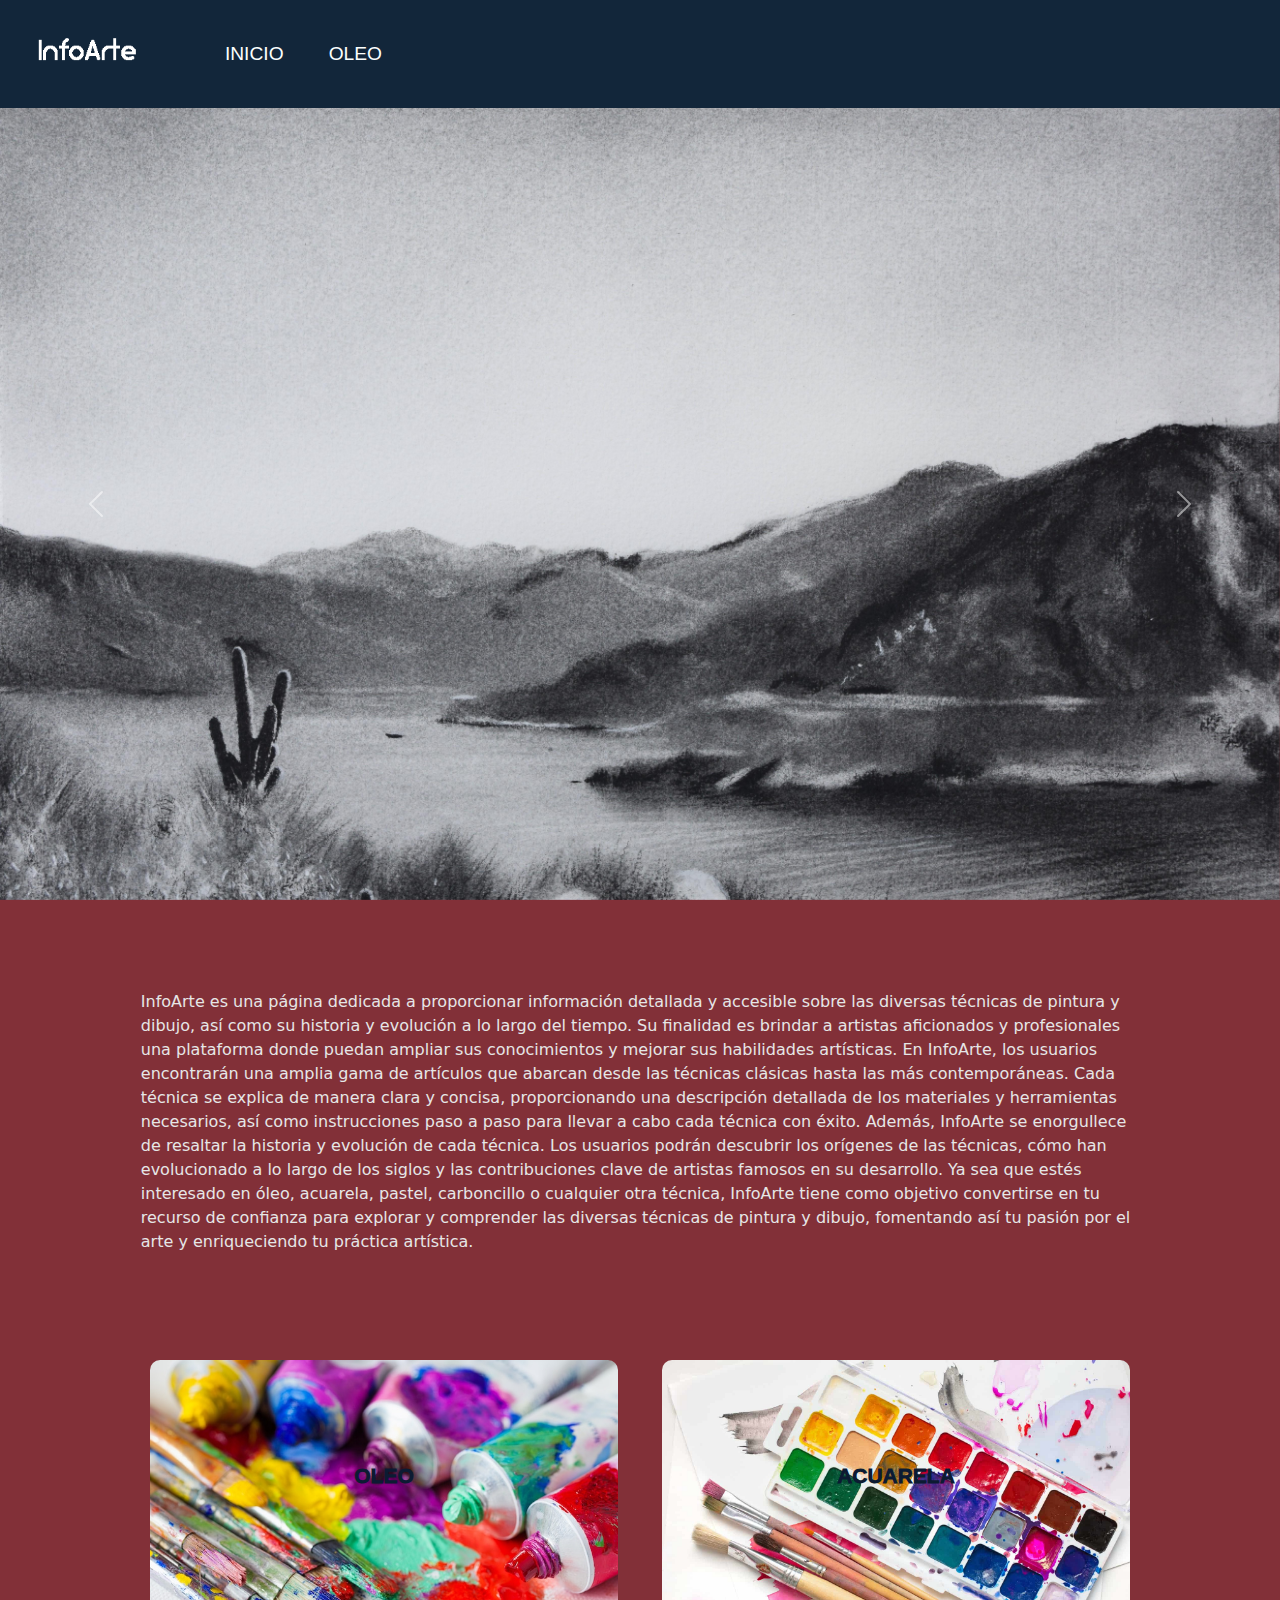
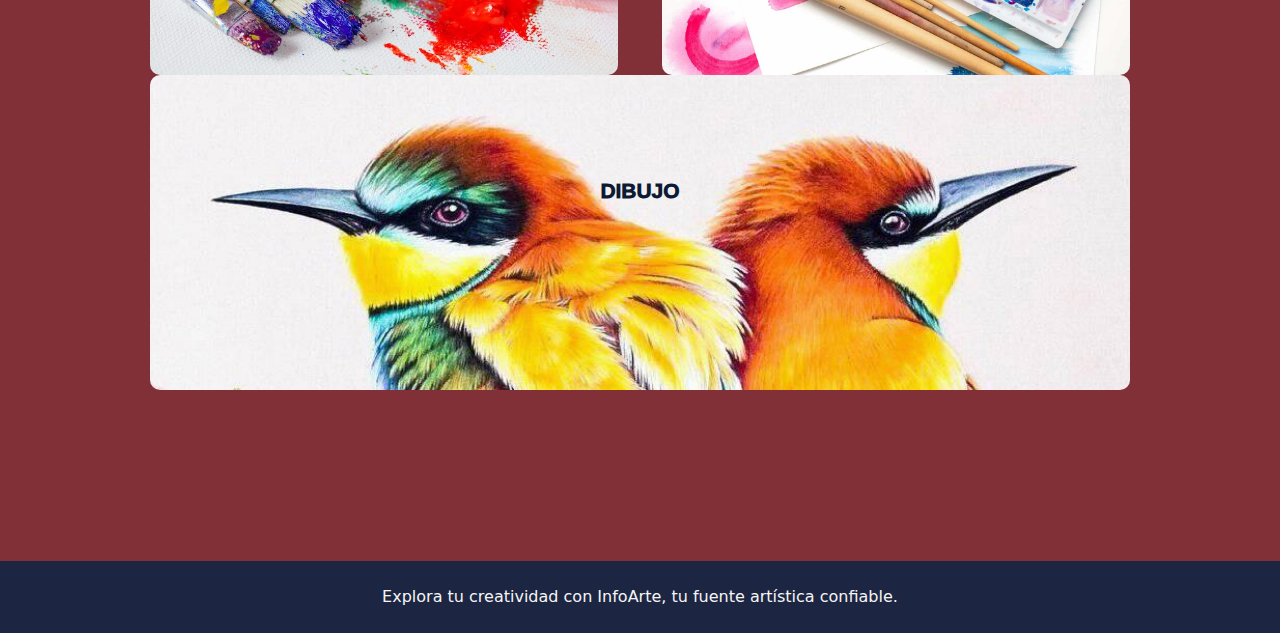
<file: index.html>
<!DOCTYPE html>
<html lang="en">
<head>
    <meta charset="UTF-8">
    <meta http-equiv="X-UA-Compatible" content="IE=edge">
    <meta name="viewport" content="width=device-width, initial-scale=1">
    <title>Diseño</title>
    <link href="./css/bootstrap.min.css" rel="stylesheet">

    <link rel="stylesheet" href="style.css">



</head>
<body>

    <nav>
        
        <div class="menu">
            <img src="./logo.png" class="logo">
            <ul>
                <li><a href="./index.html">INICIO</a></li>
                <li><a href="./info.html">OLEO</a></li>
               
            </ul>
            
            
            </div>
    </nav>
    
    <main>
        
    <section class="carousel">
        <div id="carouselExampleControls" class="carousel slide" data-bs-ride="carousel">
            <div class="carousel-inner">

              <div class="carousel-item active" >
                <img src="carbon.jpg" class="d-block w-100" alt="...">
              </div>
              
              <div class="carousel-item">
                <img src="oleo2.jpg" class="d-block w-100" alt="..." id="oleo">
              </div>
              
            </div>
            <button class="carousel-control-prev" type="button" data-bs-target="#carouselExampleControls" data-bs-slide="prev">
              <span class="carousel-control-prev-icon" aria-hidden="true"></span>
              <span class="visually-hidden">Anterior</span>
            </button>
            <button class="carousel-control-next" type="button" data-bs-target="#carouselExampleControls" data-bs-slide="next">
              <span class="carousel-control-next-icon" aria-hidden="true"></span>
              <span class="visually-hidden">Siguiente</span>
            </button>
          </div>
     </section>

     <section class="texto">
        <p>
          InfoArte es una página dedicada a proporcionar información detallada y accesible sobre las diversas técnicas de pintura y dibujo, así como su historia y evolución a lo largo del tiempo. Su finalidad es brindar a artistas aficionados y profesionales una plataforma donde puedan ampliar sus conocimientos y mejorar sus habilidades artísticas.
          
          En InfoArte, los usuarios encontrarán una amplia gama de artículos que abarcan desde las técnicas clásicas hasta las más contemporáneas. Cada técnica se explica de manera clara y concisa, proporcionando una descripción detallada de los materiales y herramientas necesarios, así como instrucciones paso a paso para llevar a cabo cada técnica con éxito.
          
          Además, InfoArte se enorgullece de resaltar la historia y evolución de cada técnica. Los usuarios podrán descubrir los orígenes de las técnicas, cómo han evolucionado a lo largo de los siglos y las contribuciones clave de artistas famosos en su desarrollo.
          
          Ya sea que estés interesado en óleo, acuarela, pastel, carboncillo o cualquier otra técnica, InfoArte tiene como objetivo convertirse en tu recurso de confianza para explorar y comprender las diversas técnicas de pintura y dibujo, fomentando así tu pasión por el arte y enriqueciendo tu práctica artística.</p>
    </section> 

     <div class="container" id="cajas">
       <div class="row">
       <div class="col-md" id="cajita1">
             <a href="info.html"><p>OLEO</p></a>
            </div>

            <div class="col-md" id="cajita2">
                <a href="info2.html"><p>ACUARELA</p></a>

            </div>

            <div class="col-md" id="cajita3">
                <a href="info3.html"><p>DIBUJO</p></a>

            </div>
        </div>
        </div>
    
    

    </section>
    </main>

    <footer>
        <div class="footer">
            <p>Explora tu creatividad con InfoArte, tu fuente artística confiable.
            </p>
        </div>
    </footer>
<script src="./js/bootstrap.min.js"></script>
</body>
</html>
</file>
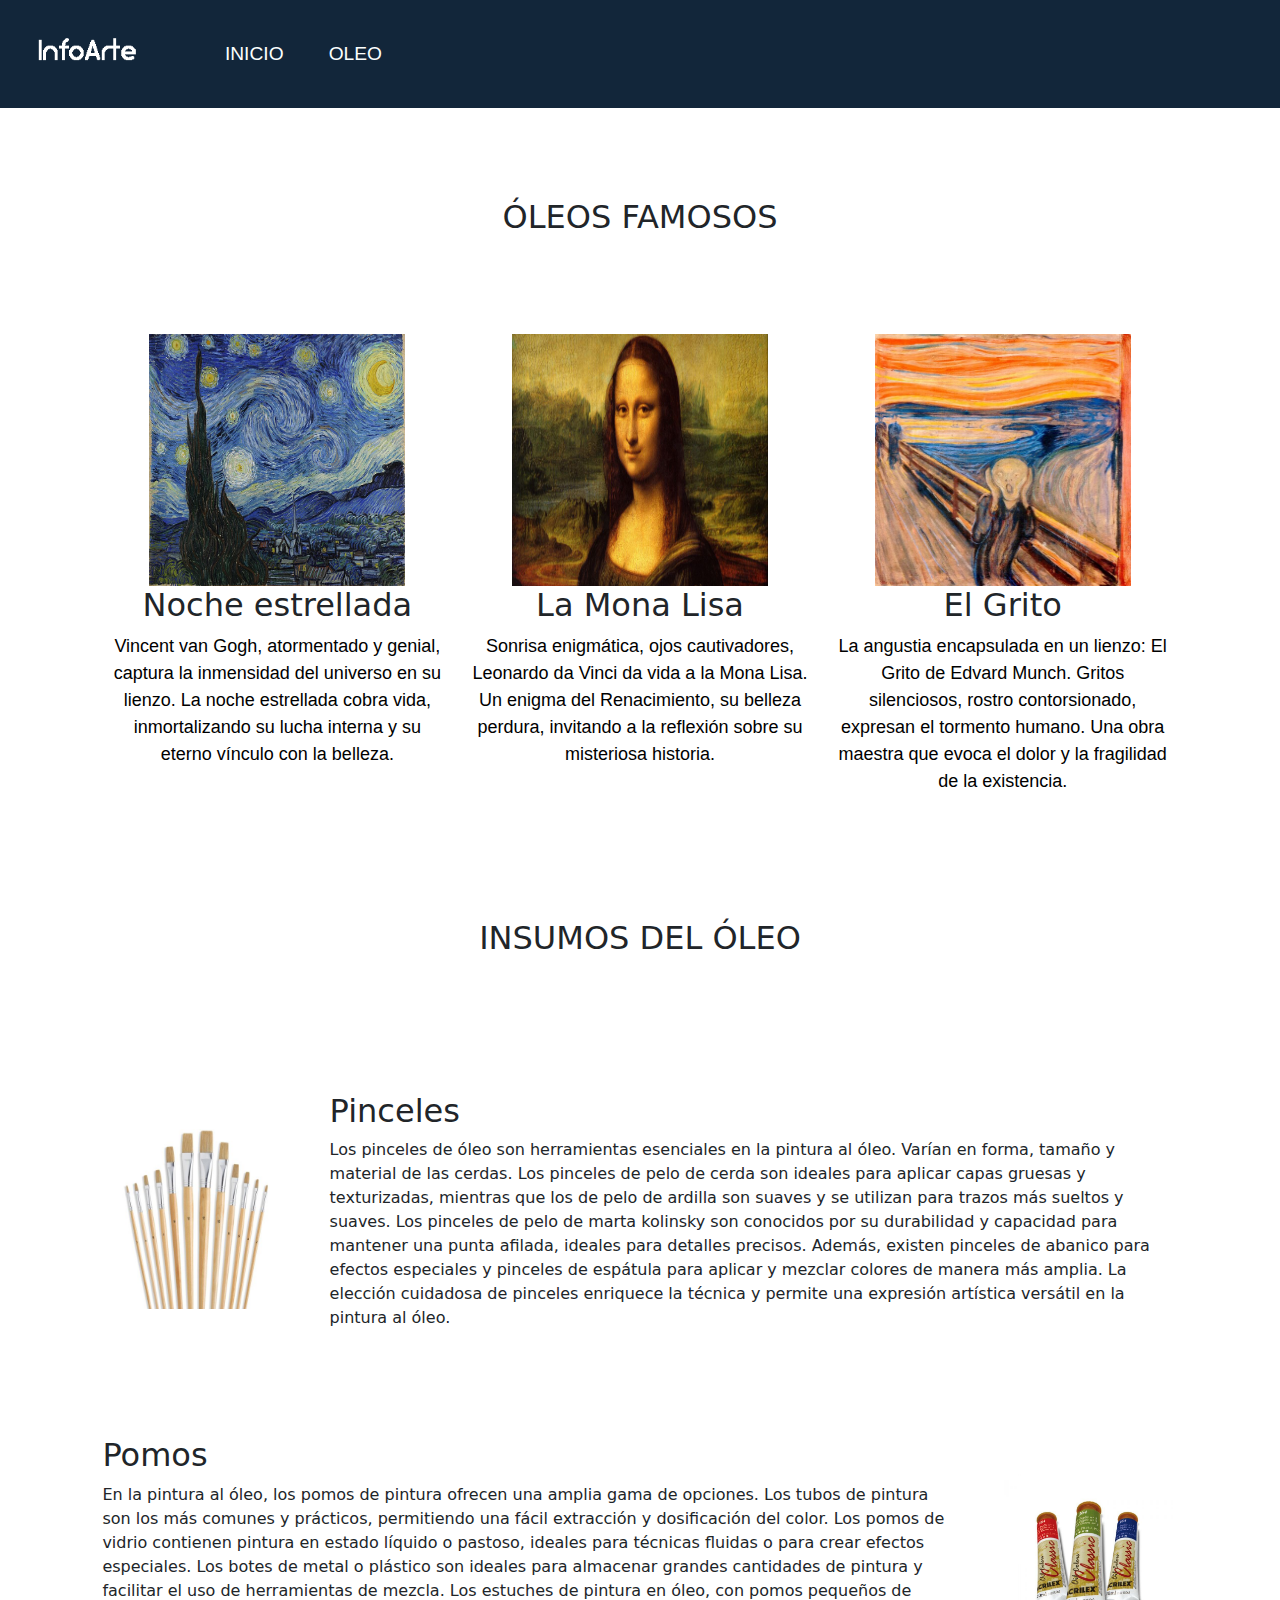
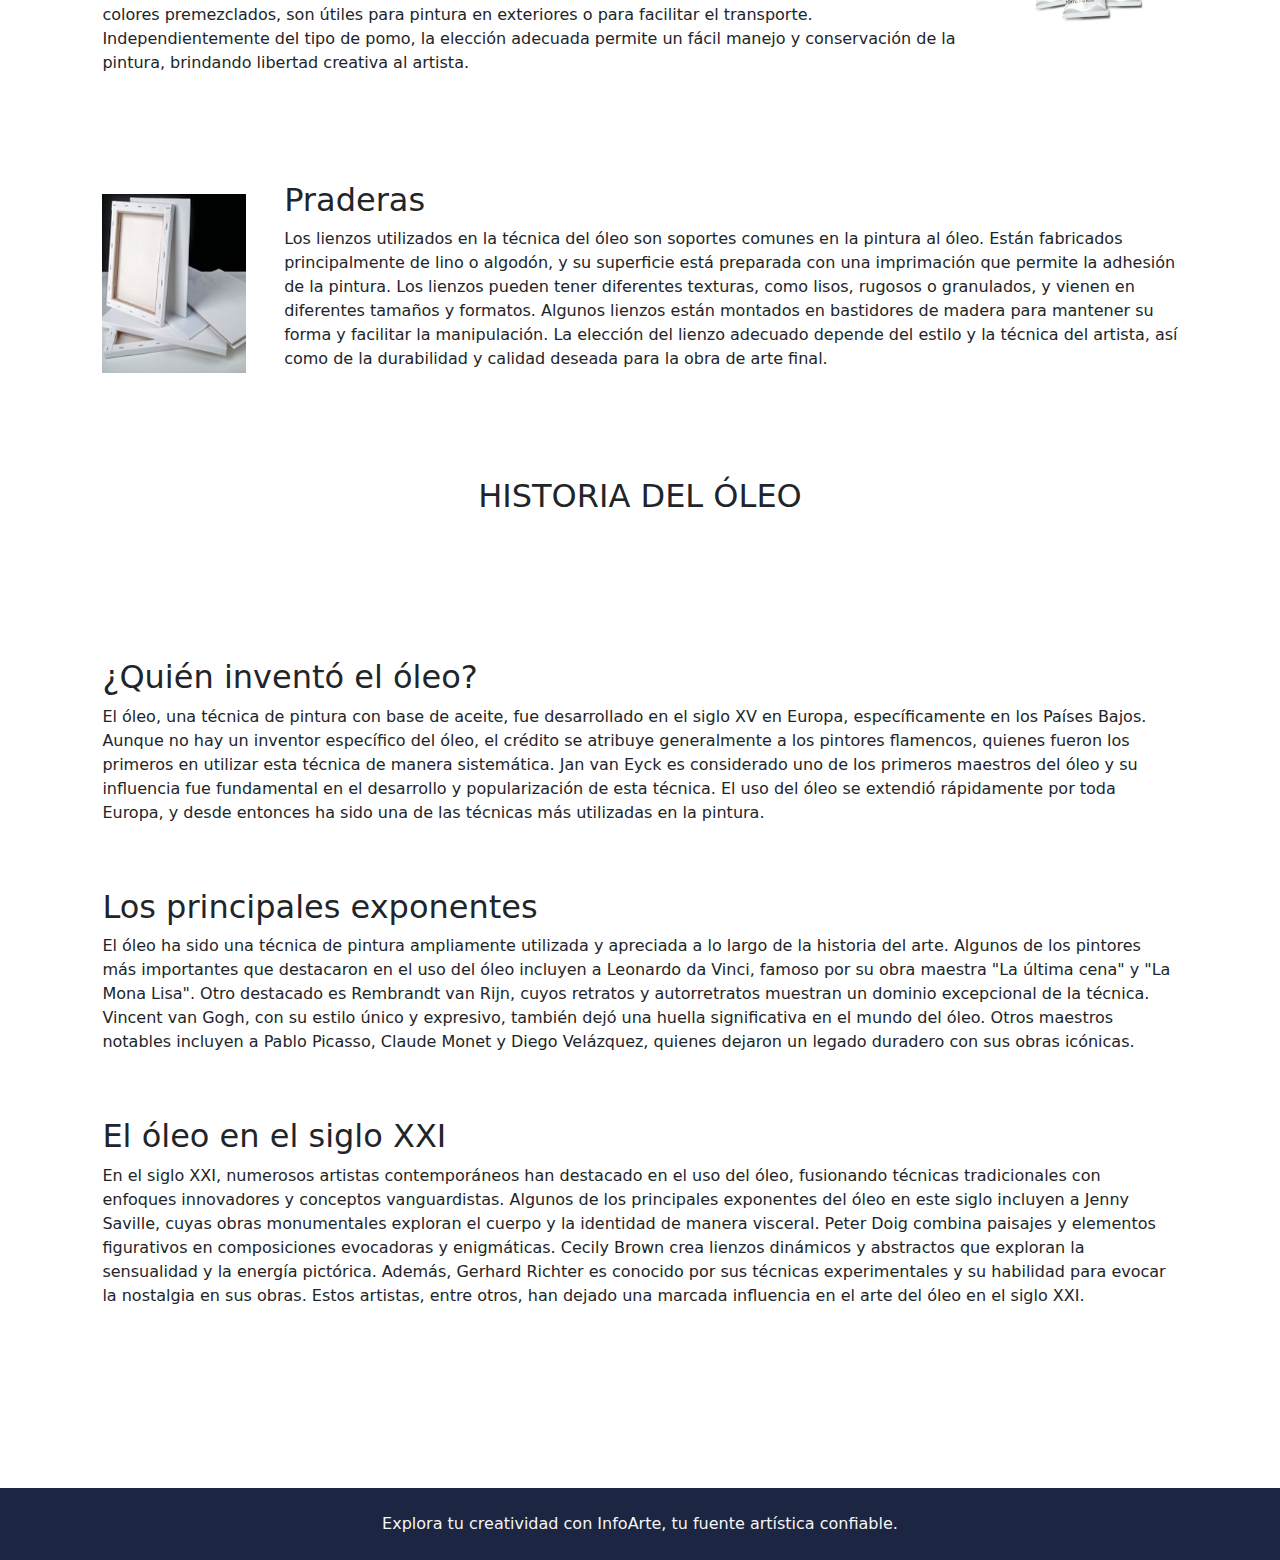
<file: info.html>
<!DOCTYPE html>
<html lang="en">
<head>
    <meta charset="UTF-8">
    <meta http-equiv="X-UA-Compatible" content="IE=edge">
    <meta name="viewport" content="width=device-width, initial-scale=1">
    <title>Diseño</title>
    
    <link rel="stylesheet" href="style.css">
    <link href="./css/bootstrap.min.css" rel="stylesheet">



</head>
<body>

    <nav>
        
        <div class="menu">
            <img src="./logo.png" class="logo">
            <ul>
                <li><a href="./index.html">INICIO</a></li>
                <li><a href="./info.html">OLEO</a></li>
               
            </ul>
            
            
            </div>
    </nav>
    
    <main>


<div class="titulooleo">
        <h2>ÓLEOS FAMOSOS</h1>
        </div>
    
    <div class="tres">
        <div class="container" id="infooleo">
        <div class="row" id="praderafila">
            <div class="col-md" id="textocuadrado">
                <img src="./noche.jpg" alt="pradera">
                <h2 class="subtitulo">Noche estrellada</h2>
                <p>Vincent van Gogh, atormentado y genial, captura la inmensidad del universo en su lienzo. La noche estrellada cobra vida, inmortalizando su lucha interna y su eterno vínculo con la belleza.


                </p>
                </div>
                
           
                <div class="col-md" id="textocuadrado">

                <img src="./mona.jpg" alt="pradera">
                <h2 class="subtitulo">La Mona Lisa</h2>
                    <p>Sonrisa enigmática, ojos cautivadores, Leonardo da Vinci da vida a la Mona Lisa. Un enigma del Renacimiento, su belleza perdura, invitando a la reflexión sobre su misteriosa historia.

                    </p>

            </div>

            <div class="col-md" id="textocuadrado">
                <img src="./grito.jpg" alt="pradera">
                <h2 class="subtitulo">El Grito </h2>
                <p class="textocuadrado">La angustia encapsulada en un lienzo: El Grito de Edvard Munch. Gritos silenciosos, rostro contorsionado, expresan el tormento humano. Una obra maestra que evoca el dolor y la fragilidad de la existencia.

                </p>
            </div>
        </div>
    </div>

</div>


<div class="titulooleo">
    <h2>INSUMOS DEL ÓLEO</h2>
    </div>
   
     
    <div class="horizontal" id="primera">
        <img src="./pinceles.jpg" alt="">
        <div class="testo">
            <h2>Pinceles</h2>
        <p>Los pinceles de óleo son herramientas esenciales en la pintura al óleo. Varían en forma, tamaño y material de las cerdas. Los pinceles de pelo de cerda son ideales para aplicar capas gruesas y texturizadas, mientras que los de pelo de ardilla son suaves y se utilizan para trazos más sueltos y suaves. Los pinceles de pelo de marta kolinsky son conocidos por su durabilidad y capacidad para mantener una punta afilada, ideales para detalles precisos. Además, existen pinceles de abanico para efectos especiales y pinceles de espátula para aplicar y mezclar colores de manera más amplia. La elección cuidadosa de pinceles enriquece la técnica y permite una expresión artística versátil en la pintura al óleo.
        </p>
    </div>
    </div>


    <div class="horizontal" id="segunda">
        <div class="testo">
            <h2>Pomos</h2>
        <p>En la pintura al óleo, los pomos de pintura ofrecen una amplia gama de opciones. Los tubos de pintura son los más comunes y prácticos, permitiendo una fácil extracción y dosificación del color. Los pomos de vidrio contienen pintura en estado líquido o pastoso, ideales para técnicas fluidas o para crear efectos especiales. Los botes de metal o plástico son ideales para almacenar grandes cantidades de pintura y facilitar el uso de herramientas de mezcla. Los estuches de pintura en óleo, con pomos pequeños de colores premezclados, son útiles para pintura en exteriores o para facilitar el transporte. Independientemente del tipo de pomo, la elección adecuada permite un fácil manejo y conservación de la pintura, brindando libertad creativa al artista.

        </p>
       </div>
        <img src="./pomos.jpg" alt="">

    </div>


    <div class="horizontal" id="tercera">
        <img src="./lienzos.jpg" alt="">
        <div class="testo">
            <h2>Praderas</h2>
        <p>Los lienzos utilizados en la técnica del óleo son soportes comunes en la pintura al óleo. Están fabricados principalmente de lino o algodón, y su superficie está preparada con una imprimación que permite la adhesión de la pintura. Los lienzos pueden tener diferentes texturas, como lisos, rugosos o granulados, y vienen en diferentes tamaños y formatos. Algunos lienzos están montados en bastidores de madera para mantener su forma y facilitar la manipulación. La elección del lienzo adecuado depende del estilo y la técnica del artista, así como de la durabilidad y calidad deseada para la obra de arte final.
        </p>
   </div>
    </div>

    <div class="titulooleo">
        <h2>HISTORIA DEL ÓLEO</h2>
        </div>



<div class="abajocaja">
    <div class="abajo">
        <h2>¿Quién inventó el óleo?</h2>
    <p>El óleo, una técnica de pintura con base de aceite, fue desarrollado en el siglo XV en Europa, específicamente en los Países Bajos. Aunque no hay un inventor específico del óleo, el crédito se atribuye generalmente a los pintores flamencos, quienes fueron los primeros en utilizar esta técnica de manera sistemática. Jan van Eyck es considerado uno de los primeros maestros del óleo y su influencia fue fundamental en el desarrollo y popularización de esta técnica. El uso del óleo se extendió rápidamente por toda Europa, y desde entonces ha sido una de las técnicas más utilizadas en la pintura.

    </p>
</div>

<div class="abajo">
    <h2>Los principales exponentes</h2>
<p>El óleo ha sido una técnica de pintura ampliamente utilizada y apreciada a lo largo de la historia del arte. Algunos de los pintores más importantes que destacaron en el uso del óleo incluyen a Leonardo da Vinci, famoso por su obra maestra "La última cena" y "La Mona Lisa". Otro destacado es Rembrandt van Rijn, cuyos retratos y autorretratos muestran un dominio excepcional de la técnica. Vincent van Gogh, con su estilo único y expresivo, también dejó una huella significativa en el mundo del óleo. Otros maestros notables incluyen a Pablo Picasso, Claude Monet y Diego Velázquez, quienes dejaron un legado duradero con sus obras icónicas.
</p>
</div>

<div class="abajo">
    <h2>El óleo en el siglo XXI</h2>
<p>En el siglo XXI, numerosos artistas contemporáneos han destacado en el uso del óleo, fusionando técnicas tradicionales con enfoques innovadores y conceptos vanguardistas. Algunos de los principales exponentes del óleo en este siglo incluyen a Jenny Saville, cuyas obras monumentales exploran el cuerpo y la identidad de manera visceral. Peter Doig combina paisajes y elementos figurativos en composiciones evocadoras y enigmáticas. Cecily Brown crea lienzos dinámicos y abstractos que exploran la sensualidad y la energía pictórica. Además, Gerhard Richter es conocido por sus técnicas experimentales y su habilidad para evocar la nostalgia en sus obras. Estos artistas, entre otros, han dejado una marcada influencia en el arte del óleo en el siglo XXI.

</p>
</div>
</div>
   
<footer>
    <div class="footer">
        <p>Explora tu creatividad con InfoArte, tu fuente artística confiable.
        </p>
    </div>
</footer>
<script src="./js/bootstrap.min.js"></script>
</body>
</html>
</file>
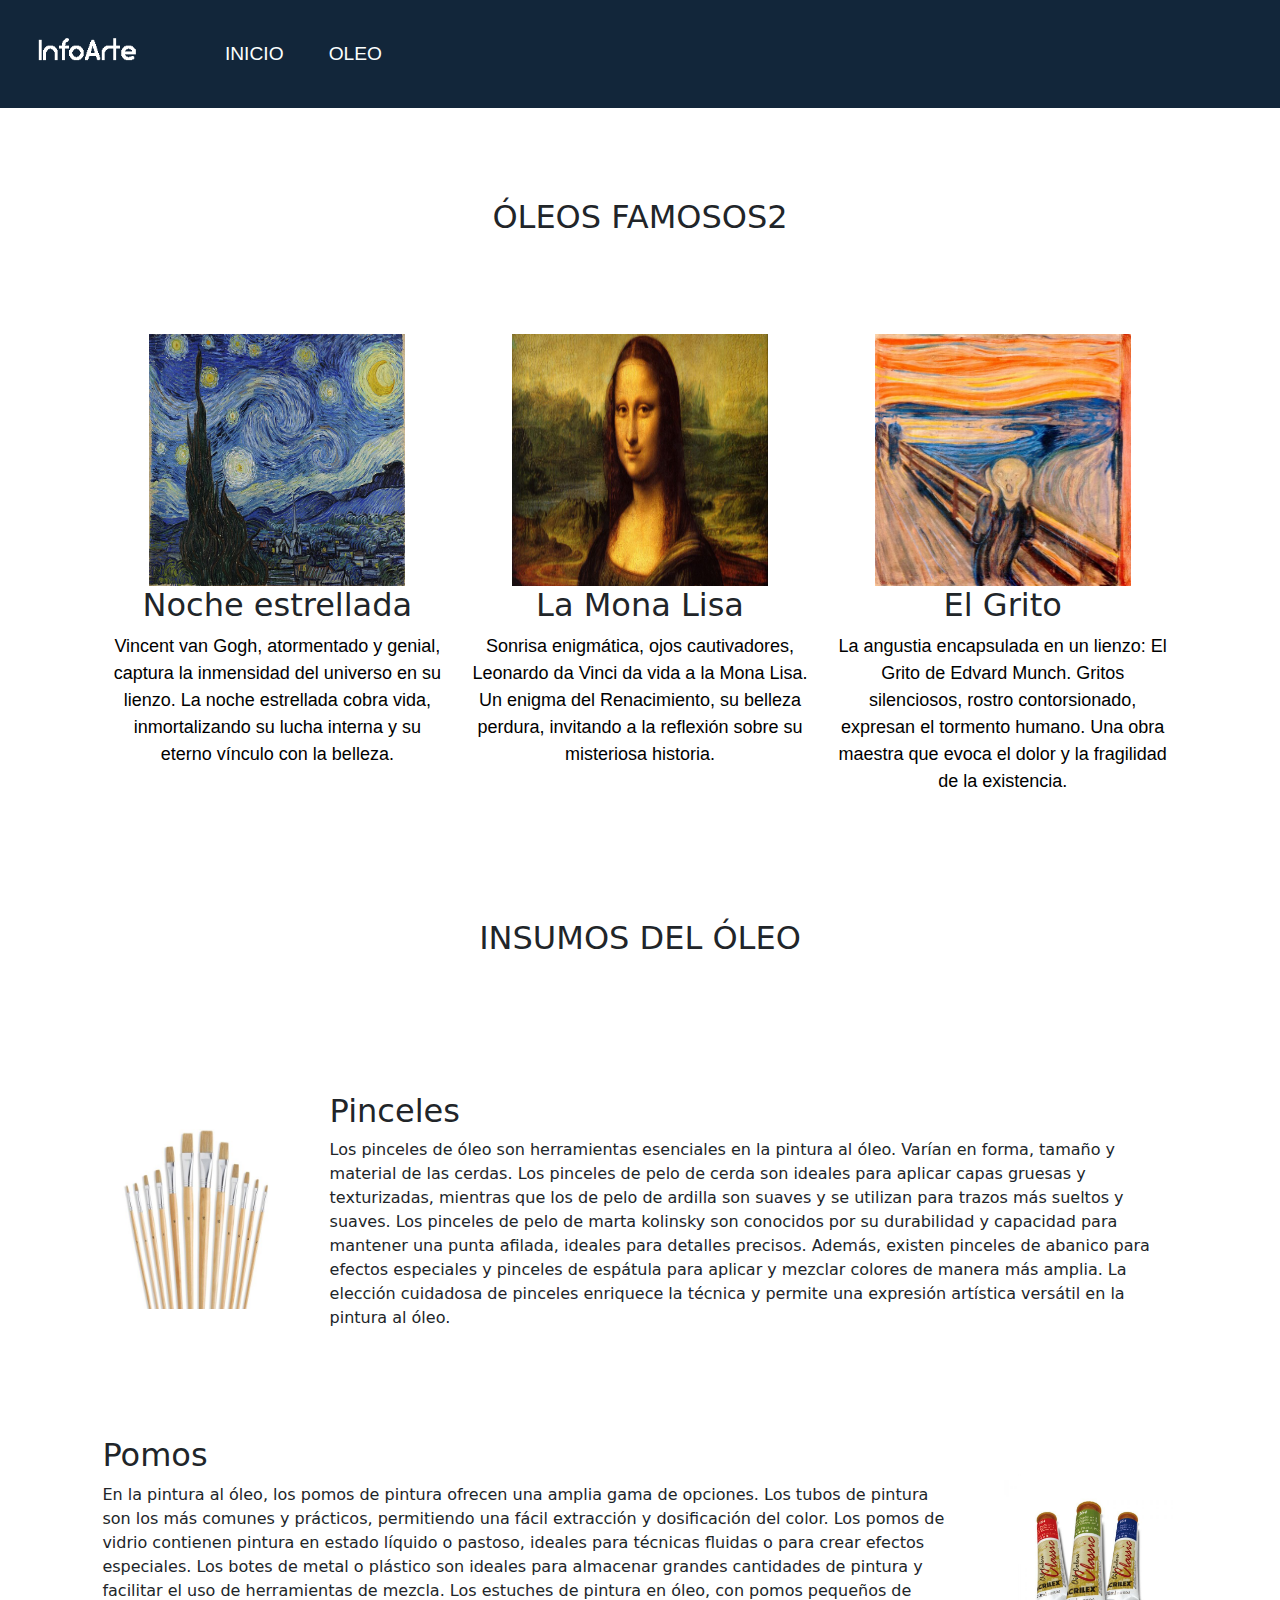
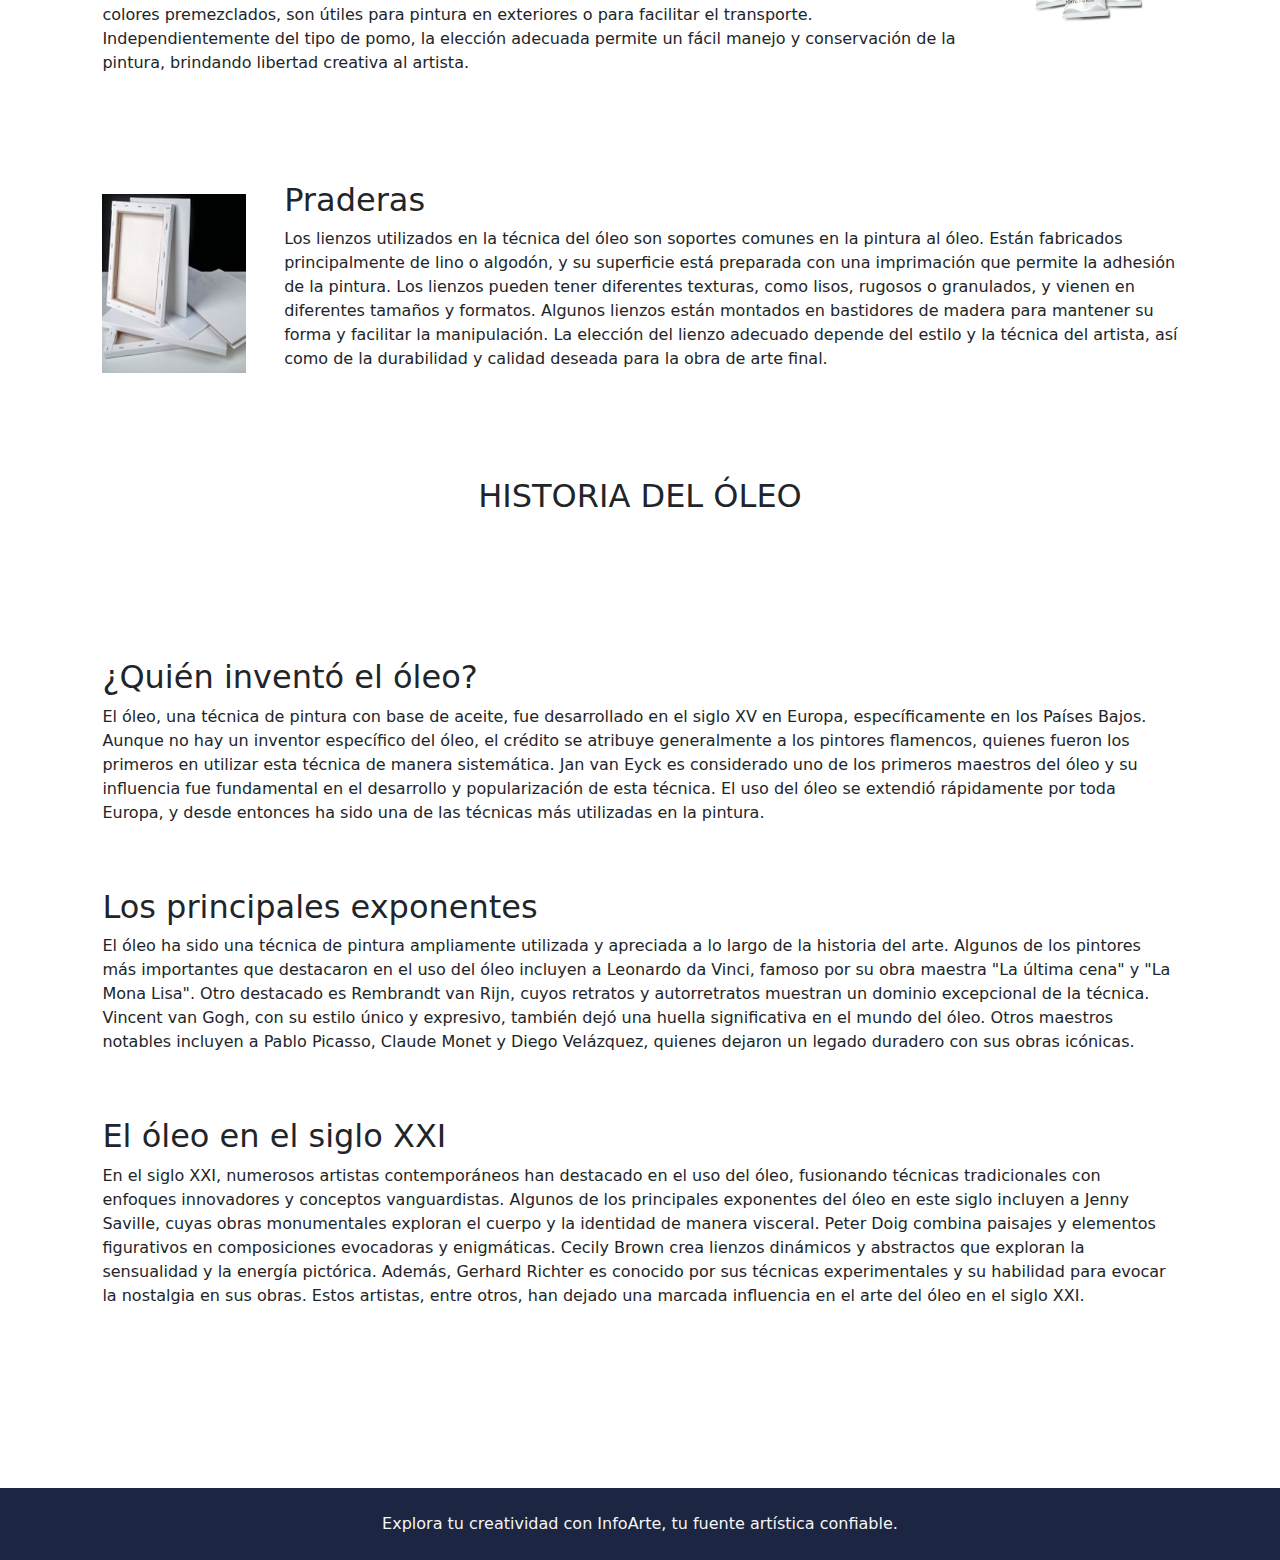
<file: info2.html>
<!DOCTYPE html>
<html lang="en">
<head>
    <meta charset="UTF-8">
    <meta http-equiv="X-UA-Compatible" content="IE=edge">
    <meta name="viewport" content="width=device-width, initial-scale=1">
    <title>Diseño</title>
    
    <link rel="stylesheet" href="style.css">
    <link href="./css/bootstrap.min.css" rel="stylesheet">



</head>
<body>

    <nav>
        
        <div class="menu">
            <img src="./logo.png" class="logo">
            <ul>
                <li><a href="./index.html">INICIO</a></li>
                <li><a href="./info.html">OLEO</a></li>
               
            </ul>
            
            
            </div>
    </nav>
    
    <main>


<div class="titulooleo">
        <h2>ÓLEOS FAMOSOS2</h1>
        </div>
    
    <div class="tres">
        <div class="container" id="infooleo">
        <div class="row" id="praderafila">
            <div class="col-md" id="textocuadrado">
                <img src="./noche.jpg" alt="pradera">
                <h2 class="subtitulo">Noche estrellada</h2>
                <p>Vincent van Gogh, atormentado y genial, captura la inmensidad del universo en su lienzo. La noche estrellada cobra vida, inmortalizando su lucha interna y su eterno vínculo con la belleza.


                </p>
                </div>
                
           
                <div class="col-md" id="textocuadrado">

                <img src="./mona.jpg" alt="pradera">
                <h2 class="subtitulo">La Mona Lisa</h2>
                    <p>Sonrisa enigmática, ojos cautivadores, Leonardo da Vinci da vida a la Mona Lisa. Un enigma del Renacimiento, su belleza perdura, invitando a la reflexión sobre su misteriosa historia.

                    </p>

            </div>

            <div class="col-md" id="textocuadrado">
                <img src="./grito.jpg" alt="pradera">
                <h2 class="subtitulo">El Grito </h2>
                <p class="textocuadrado">La angustia encapsulada en un lienzo: El Grito de Edvard Munch. Gritos silenciosos, rostro contorsionado, expresan el tormento humano. Una obra maestra que evoca el dolor y la fragilidad de la existencia.

                </p>
            </div>
        </div>
    </div>

</div>


<div class="titulooleo">
    <h2>INSUMOS DEL ÓLEO</h2>
    </div>
   
     
    <div class="horizontal" id="primera">
        <img src="./pinceles.jpg" alt="">
        <div class="testo">
            <h2>Pinceles</h2>
        <p>Los pinceles de óleo son herramientas esenciales en la pintura al óleo. Varían en forma, tamaño y material de las cerdas. Los pinceles de pelo de cerda son ideales para aplicar capas gruesas y texturizadas, mientras que los de pelo de ardilla son suaves y se utilizan para trazos más sueltos y suaves. Los pinceles de pelo de marta kolinsky son conocidos por su durabilidad y capacidad para mantener una punta afilada, ideales para detalles precisos. Además, existen pinceles de abanico para efectos especiales y pinceles de espátula para aplicar y mezclar colores de manera más amplia. La elección cuidadosa de pinceles enriquece la técnica y permite una expresión artística versátil en la pintura al óleo.
        </p>
    </div>
    </div>


    <div class="horizontal" id="segunda">
        <div class="testo">
            <h2>Pomos</h2>
        <p>En la pintura al óleo, los pomos de pintura ofrecen una amplia gama de opciones. Los tubos de pintura son los más comunes y prácticos, permitiendo una fácil extracción y dosificación del color. Los pomos de vidrio contienen pintura en estado líquido o pastoso, ideales para técnicas fluidas o para crear efectos especiales. Los botes de metal o plástico son ideales para almacenar grandes cantidades de pintura y facilitar el uso de herramientas de mezcla. Los estuches de pintura en óleo, con pomos pequeños de colores premezclados, son útiles para pintura en exteriores o para facilitar el transporte. Independientemente del tipo de pomo, la elección adecuada permite un fácil manejo y conservación de la pintura, brindando libertad creativa al artista.

        </p>
       </div>
        <img src="./pomos.jpg" alt="">

    </div>


    <div class="horizontal" id="tercera">
        <img src="./lienzos.jpg" alt="">
        <div class="testo">
            <h2>Praderas</h2>
        <p>Los lienzos utilizados en la técnica del óleo son soportes comunes en la pintura al óleo. Están fabricados principalmente de lino o algodón, y su superficie está preparada con una imprimación que permite la adhesión de la pintura. Los lienzos pueden tener diferentes texturas, como lisos, rugosos o granulados, y vienen en diferentes tamaños y formatos. Algunos lienzos están montados en bastidores de madera para mantener su forma y facilitar la manipulación. La elección del lienzo adecuado depende del estilo y la técnica del artista, así como de la durabilidad y calidad deseada para la obra de arte final.
        </p>
   </div>
    </div>

    <div class="titulooleo">
        <h2>HISTORIA DEL ÓLEO</h2>
        </div>



<div class="abajocaja">
    <div class="abajo">
        <h2>¿Quién inventó el óleo?</h2>
    <p>El óleo, una técnica de pintura con base de aceite, fue desarrollado en el siglo XV en Europa, específicamente en los Países Bajos. Aunque no hay un inventor específico del óleo, el crédito se atribuye generalmente a los pintores flamencos, quienes fueron los primeros en utilizar esta técnica de manera sistemática. Jan van Eyck es considerado uno de los primeros maestros del óleo y su influencia fue fundamental en el desarrollo y popularización de esta técnica. El uso del óleo se extendió rápidamente por toda Europa, y desde entonces ha sido una de las técnicas más utilizadas en la pintura.

    </p>
</div>

<div class="abajo">
    <h2>Los principales exponentes</h2>
<p>El óleo ha sido una técnica de pintura ampliamente utilizada y apreciada a lo largo de la historia del arte. Algunos de los pintores más importantes que destacaron en el uso del óleo incluyen a Leonardo da Vinci, famoso por su obra maestra "La última cena" y "La Mona Lisa". Otro destacado es Rembrandt van Rijn, cuyos retratos y autorretratos muestran un dominio excepcional de la técnica. Vincent van Gogh, con su estilo único y expresivo, también dejó una huella significativa en el mundo del óleo. Otros maestros notables incluyen a Pablo Picasso, Claude Monet y Diego Velázquez, quienes dejaron un legado duradero con sus obras icónicas.
</p>
</div>

<div class="abajo">
    <h2>El óleo en el siglo XXI</h2>
<p>En el siglo XXI, numerosos artistas contemporáneos han destacado en el uso del óleo, fusionando técnicas tradicionales con enfoques innovadores y conceptos vanguardistas. Algunos de los principales exponentes del óleo en este siglo incluyen a Jenny Saville, cuyas obras monumentales exploran el cuerpo y la identidad de manera visceral. Peter Doig combina paisajes y elementos figurativos en composiciones evocadoras y enigmáticas. Cecily Brown crea lienzos dinámicos y abstractos que exploran la sensualidad y la energía pictórica. Además, Gerhard Richter es conocido por sus técnicas experimentales y su habilidad para evocar la nostalgia en sus obras. Estos artistas, entre otros, han dejado una marcada influencia en el arte del óleo en el siglo XXI.

</p>
</div>
</div>
   
<footer>
    <div class="footer">
        <p>Explora tu creatividad con InfoArte, tu fuente artística confiable.
        </p>
    </div>
</footer>
<script src="./js/bootstrap.min.js"></script>
</body>
</html>
</file>
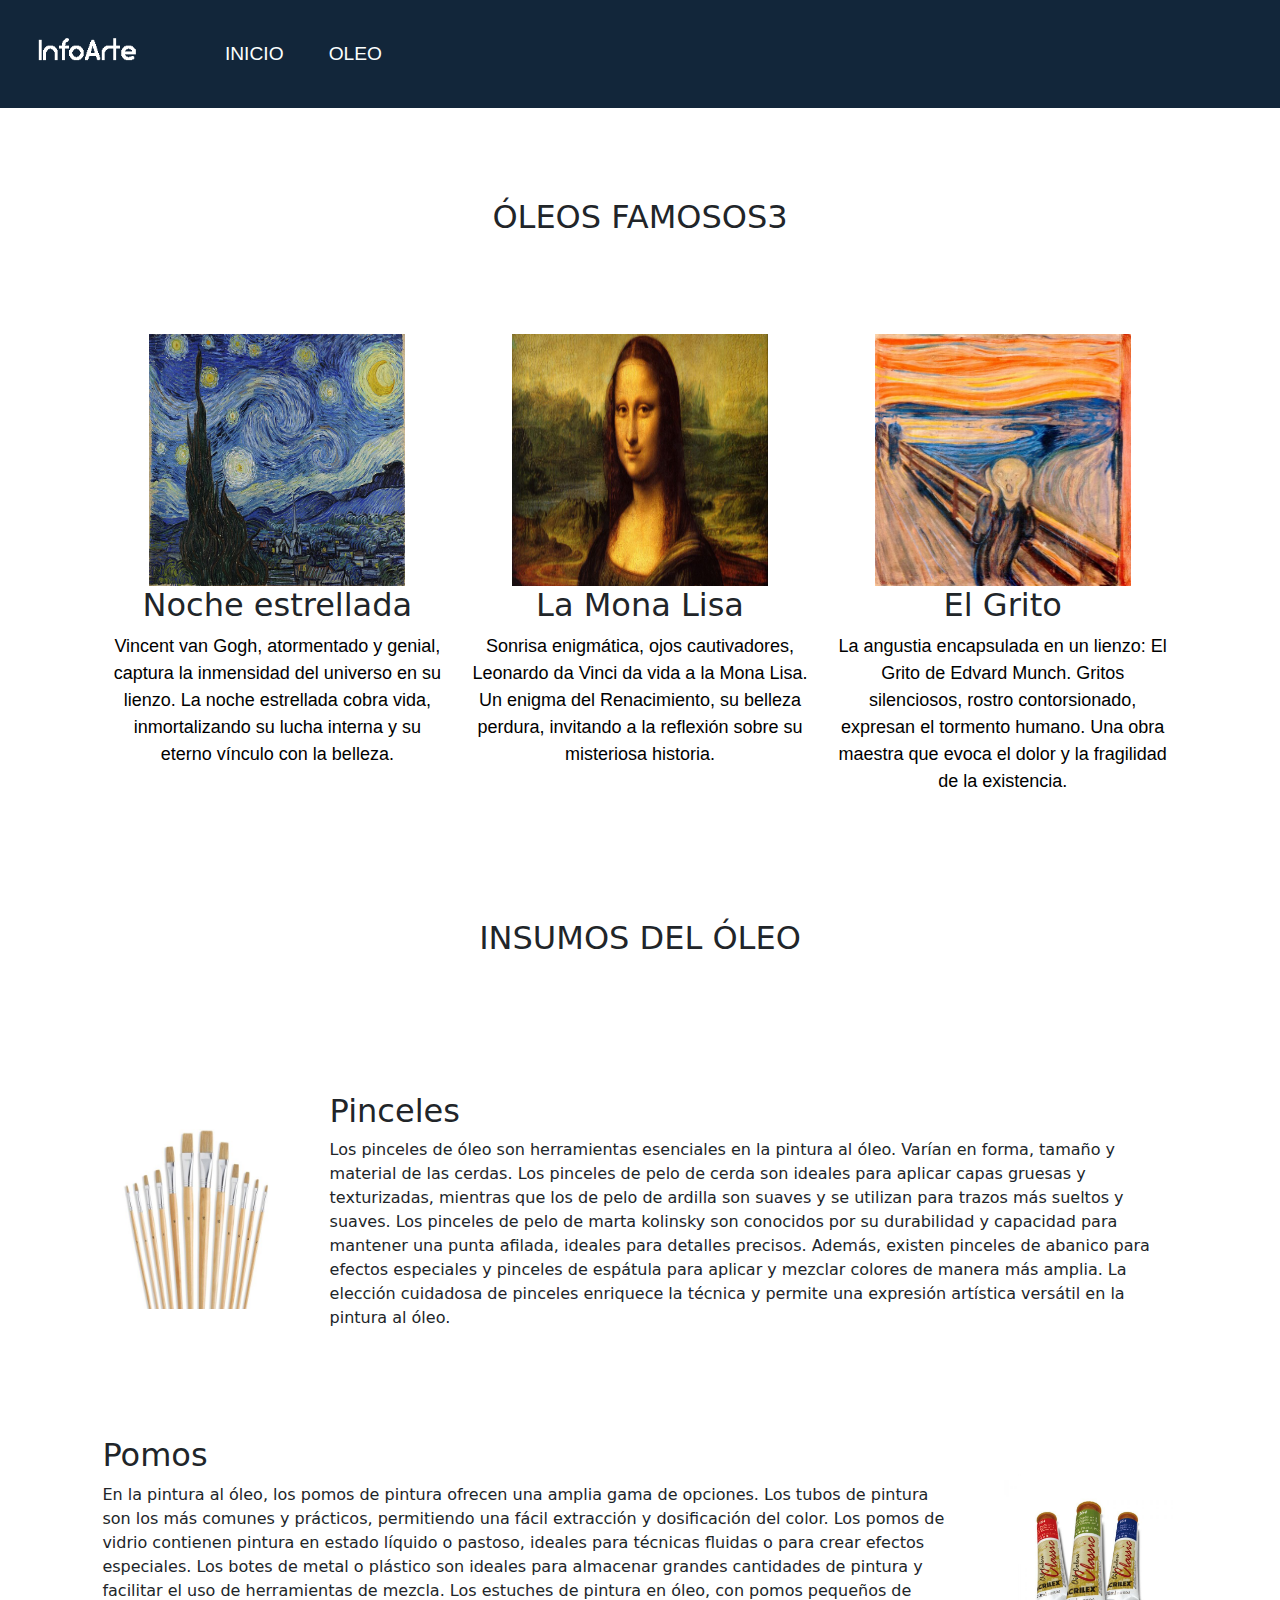
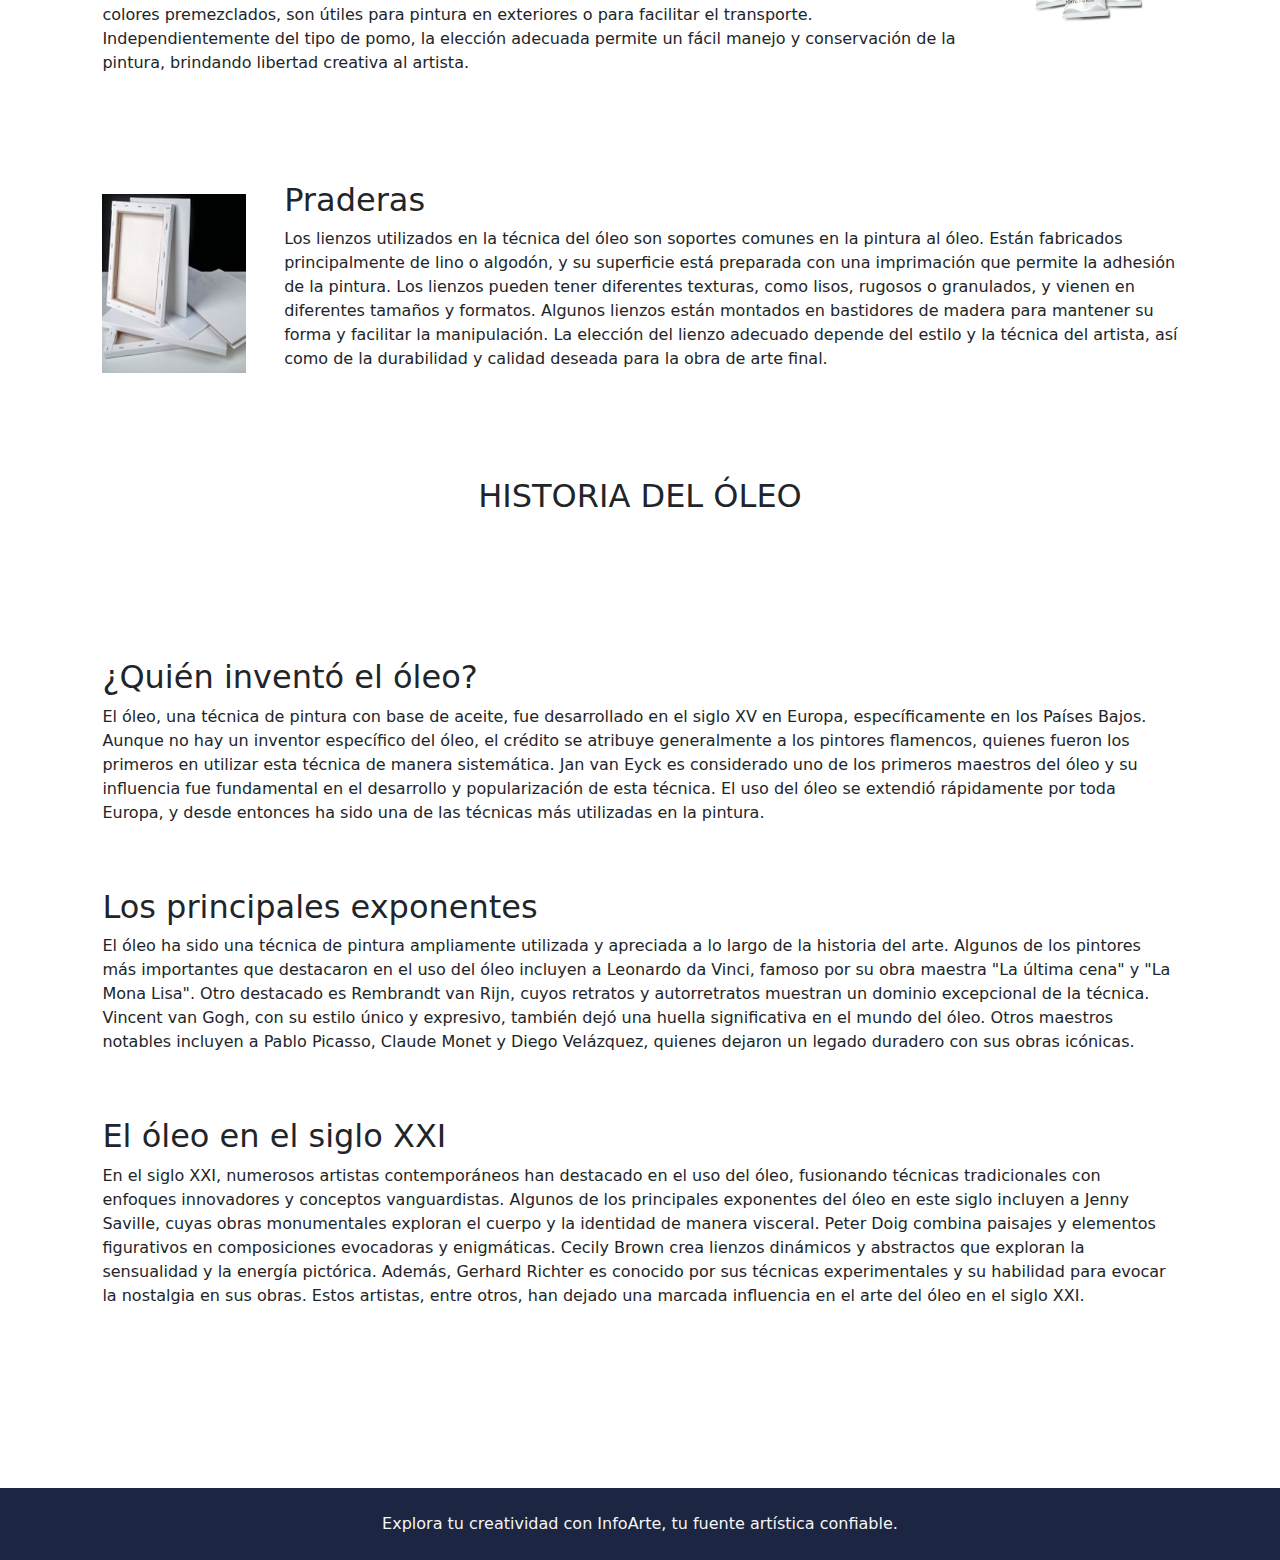
<file: info3.html>
<!DOCTYPE html>
<html lang="en">
<head>
    <meta charset="UTF-8">
    <meta http-equiv="X-UA-Compatible" content="IE=edge">
    <meta name="viewport" content="width=device-width, initial-scale=1">
    <title>Diseño</title>
    
    <link rel="stylesheet" href="style.css">
    <link href="./css/bootstrap.min.css" rel="stylesheet">



</head>
<body>

    <nav>
        
        <div class="menu">
            <img src="./logo.png" class="logo">
            <ul>
                <li><a href="./index.html">INICIO</a></li>
                <li><a href="./info.html">OLEO</a></li>
               
            </ul>
            
            
            </div>
    </nav>
    
    <main>


<div class="titulooleo">
        <h2>ÓLEOS FAMOSOS3</h1>
        </div>
    
    <div class="tres">
        <div class="container" id="infooleo">
        <div class="row" id="praderafila">
            <div class="col-md" id="textocuadrado">
                <img src="./noche.jpg" alt="pradera">
                <h2 class="subtitulo">Noche estrellada</h2>
                <p>Vincent van Gogh, atormentado y genial, captura la inmensidad del universo en su lienzo. La noche estrellada cobra vida, inmortalizando su lucha interna y su eterno vínculo con la belleza.


                </p>
                </div>
                
           
                <div class="col-md" id="textocuadrado">

                <img src="./mona.jpg" alt="pradera">
                <h2 class="subtitulo">La Mona Lisa</h2>
                    <p>Sonrisa enigmática, ojos cautivadores, Leonardo da Vinci da vida a la Mona Lisa. Un enigma del Renacimiento, su belleza perdura, invitando a la reflexión sobre su misteriosa historia.

                    </p>

            </div>

            <div class="col-md" id="textocuadrado">
                <img src="./grito.jpg" alt="pradera">
                <h2 class="subtitulo">El Grito </h2>
                <p class="textocuadrado">La angustia encapsulada en un lienzo: El Grito de Edvard Munch. Gritos silenciosos, rostro contorsionado, expresan el tormento humano. Una obra maestra que evoca el dolor y la fragilidad de la existencia.

                </p>
            </div>
        </div>
    </div>

</div>


<div class="titulooleo">
    <h2>INSUMOS DEL ÓLEO</h2>
    </div>
   
     
    <div class="horizontal" id="primera">
        <img src="./pinceles.jpg" alt="">
        <div class="testo">
            <h2>Pinceles</h2>
        <p>Los pinceles de óleo son herramientas esenciales en la pintura al óleo. Varían en forma, tamaño y material de las cerdas. Los pinceles de pelo de cerda son ideales para aplicar capas gruesas y texturizadas, mientras que los de pelo de ardilla son suaves y se utilizan para trazos más sueltos y suaves. Los pinceles de pelo de marta kolinsky son conocidos por su durabilidad y capacidad para mantener una punta afilada, ideales para detalles precisos. Además, existen pinceles de abanico para efectos especiales y pinceles de espátula para aplicar y mezclar colores de manera más amplia. La elección cuidadosa de pinceles enriquece la técnica y permite una expresión artística versátil en la pintura al óleo.
        </p>
    </div>
    </div>


    <div class="horizontal" id="segunda">
        <div class="testo">
            <h2>Pomos</h2>
        <p>En la pintura al óleo, los pomos de pintura ofrecen una amplia gama de opciones. Los tubos de pintura son los más comunes y prácticos, permitiendo una fácil extracción y dosificación del color. Los pomos de vidrio contienen pintura en estado líquido o pastoso, ideales para técnicas fluidas o para crear efectos especiales. Los botes de metal o plástico son ideales para almacenar grandes cantidades de pintura y facilitar el uso de herramientas de mezcla. Los estuches de pintura en óleo, con pomos pequeños de colores premezclados, son útiles para pintura en exteriores o para facilitar el transporte. Independientemente del tipo de pomo, la elección adecuada permite un fácil manejo y conservación de la pintura, brindando libertad creativa al artista.

        </p>
       </div>
        <img src="./pomos.jpg" alt="">

    </div>


    <div class="horizontal" id="tercera">
        <img src="./lienzos.jpg" alt="">
        <div class="testo">
            <h2>Praderas</h2>
        <p>Los lienzos utilizados en la técnica del óleo son soportes comunes en la pintura al óleo. Están fabricados principalmente de lino o algodón, y su superficie está preparada con una imprimación que permite la adhesión de la pintura. Los lienzos pueden tener diferentes texturas, como lisos, rugosos o granulados, y vienen en diferentes tamaños y formatos. Algunos lienzos están montados en bastidores de madera para mantener su forma y facilitar la manipulación. La elección del lienzo adecuado depende del estilo y la técnica del artista, así como de la durabilidad y calidad deseada para la obra de arte final.
        </p>
   </div>
    </div>

    <div class="titulooleo">
        <h2>HISTORIA DEL ÓLEO</h2>
        </div>



<div class="abajocaja">
    <div class="abajo">
        <h2>¿Quién inventó el óleo?</h2>
    <p>El óleo, una técnica de pintura con base de aceite, fue desarrollado en el siglo XV en Europa, específicamente en los Países Bajos. Aunque no hay un inventor específico del óleo, el crédito se atribuye generalmente a los pintores flamencos, quienes fueron los primeros en utilizar esta técnica de manera sistemática. Jan van Eyck es considerado uno de los primeros maestros del óleo y su influencia fue fundamental en el desarrollo y popularización de esta técnica. El uso del óleo se extendió rápidamente por toda Europa, y desde entonces ha sido una de las técnicas más utilizadas en la pintura.

    </p>
</div>

<div class="abajo">
    <h2>Los principales exponentes</h2>
<p>El óleo ha sido una técnica de pintura ampliamente utilizada y apreciada a lo largo de la historia del arte. Algunos de los pintores más importantes que destacaron en el uso del óleo incluyen a Leonardo da Vinci, famoso por su obra maestra "La última cena" y "La Mona Lisa". Otro destacado es Rembrandt van Rijn, cuyos retratos y autorretratos muestran un dominio excepcional de la técnica. Vincent van Gogh, con su estilo único y expresivo, también dejó una huella significativa en el mundo del óleo. Otros maestros notables incluyen a Pablo Picasso, Claude Monet y Diego Velázquez, quienes dejaron un legado duradero con sus obras icónicas.
</p>
</div>

<div class="abajo">
    <h2>El óleo en el siglo XXI</h2>
<p>En el siglo XXI, numerosos artistas contemporáneos han destacado en el uso del óleo, fusionando técnicas tradicionales con enfoques innovadores y conceptos vanguardistas. Algunos de los principales exponentes del óleo en este siglo incluyen a Jenny Saville, cuyas obras monumentales exploran el cuerpo y la identidad de manera visceral. Peter Doig combina paisajes y elementos figurativos en composiciones evocadoras y enigmáticas. Cecily Brown crea lienzos dinámicos y abstractos que exploran la sensualidad y la energía pictórica. Además, Gerhard Richter es conocido por sus técnicas experimentales y su habilidad para evocar la nostalgia en sus obras. Estos artistas, entre otros, han dejado una marcada influencia en el arte del óleo en el siglo XXI.

</p>
</div>
</div>
   
<footer>
    <div class="footer">
        <p>Explora tu creatividad con InfoArte, tu fuente artística confiable.
        </p>
    </div>
</footer>
<script src="./js/bootstrap.min.js"></script>
</body>
</html>
</file>
<file: style.css>
*{
    margin:0;
    padding:0;

}

body{
    background-color: #823038;
    color: #E6E6E6;
}

.menu{
    width: 100%;
    background-color: #12263A;
    height: 12vh;
    display: flex;
   
}

.menu ul{
    margin-top: auto;
    margin-bottom: auto;
    margin-left: 50px;
}

.menu ul li{
    display: inline-block;
    margin-right: 40px;
    font-size: larger;
    font-family: sans-serif;
}

.menu ul li a{
    text-decoration: none;
    color: #FBFFFE;
}

.menu ul li a:hover{
    color:#4D7EA8;
    transition: all 1.5s;
}

.logo{
    margin-top: auto;
    margin-bottom: auto;
    height: 4vw;
    margin-left: 3vw;

}
.carousel-item{
    height: 88vh;
} 
.carousel-item img{
    height: 88vh;
}

#cajas{
width: 80vw;
margin-bottom: 19vh;
}

#cajas p{
    font-size: 1.31rem;
    font-weight: 1000;
    color:#0C1B33 ;
}



#cajita1:hover{
    filter: grayscale(10);
    transition: all 2s;
    

}

#cajita2:hover{
    filter: grayscale(10);
    transition: all 2s;
}

#cajita3:hover{
    filter: grayscale(10);
    transition: all 2s;
    
}

#cajita1 a{
    background-image: url(./oleo.jpg);
    background-size:cover;
    background-repeat: no-repeat;

}

#cajita2 a{
    background-image: url(./acuarela.jpg);
    background-size:cover;
    background-repeat: no-repeat;

}

#cajita3 a{
    background-image: url(./lapiz.jpg);
    background-size:cover;
    background-repeat: no-repeat;
    
}

#cajas .row .col-md a{
    display: flex;
    margin-right: 10px;
    margin-left: 10px;
    border-radius: 10px;
    height: 35vh;
    justify-content: center;
}

#cajas .row .col-md a{
    text-decoration: none;
    margin-top: auto;
    margin-bottom: auto;
    padding-top: 100px;
    padding-bottom: 100px;
    padding-left: 135px;
    padding-right: 135px;
}
.texto{
    display: flex;
    margin-top: 10vh;
    margin-bottom: 10vh;
    width: 78vw;
    margin-left: auto;
    margin-right: auto;
    font-weight:100;
}

.col-md p{
    color: black;
    font-family: 'Gill Sans', 'Gill Sans MT', Calibri, 'Trebuchet MS', sans-serif;
    font-size: large;
    font-weight: 200;
}

.footer{
    display: flex;
    height: 8vh;
    background-color: #1C2541;
    color: whitesmoke;
    text-align: center;
    justify-content: center;
    
}

.footer p{
    margin-top: auto;
    margin-bottom: auto;
}
#infooleo{
    margin-bottom: 5vh;
}

#infooleo #praderafila .col-md {
    display: flex;
    height: 50vh;
    flex-direction: column;
    text-align: center;
    align-items: center;
}

#infooleo #praderafila img{
    width: 20vw;
    height: 28vh;

}

.titulooleo{
    display: flex;
    width: 100%;
    margin-top: 10vh;
    margin-bottom: 10vh;
}

h2{
    margin-left: auto;
    margin-right: auto;
}

h2{
    margin-top: 10px;
}


.horizontal{
    display: flex;
    flex-direction: row;
    justify-content: center;
    margin-left: 8vw;
    margin-right: 8vw;
    align-items: center;
}

.horizontal img{
    height: 14vw;
    margin-right: 3vw;
}

#segunda img{
    margin-right: 0;
    margin-left: 3vw;
}

#primera{
    margin-top: 14vh;
}

#segunda{
    margin-top: 10vh;
}

#tercera{
    margin-top: 10vh;
}

.tres{
    display: flex;
    width: 85vw;
    margin-left: auto;
    margin-right: auto;

}

#oleo{
    filter:grayscale(100)
}


.abajo{
    margin-left: 8vw;
    margin-right: 8vw;
    margin-bottom: 7vh;
}

.abajocaja{
    margin-top: 15vh;
    margin-bottom: 20vh;
}
</file>
